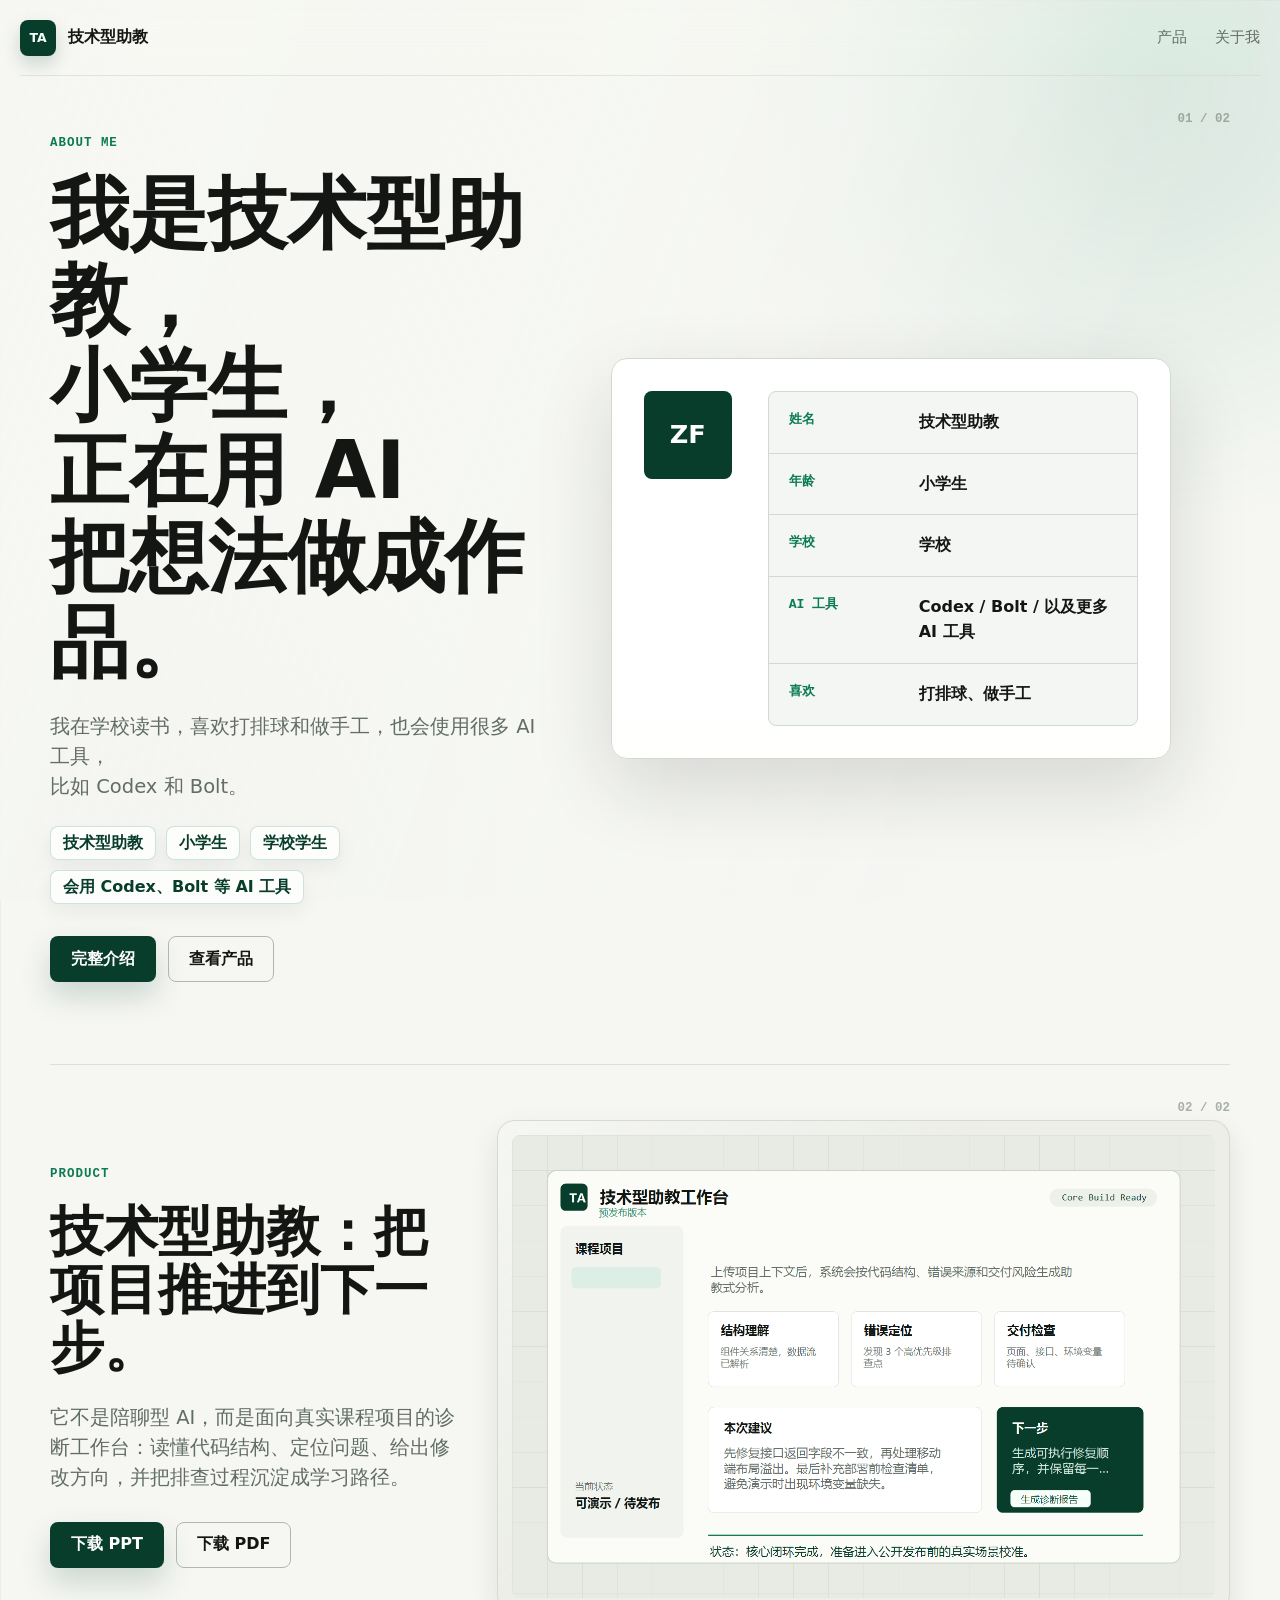
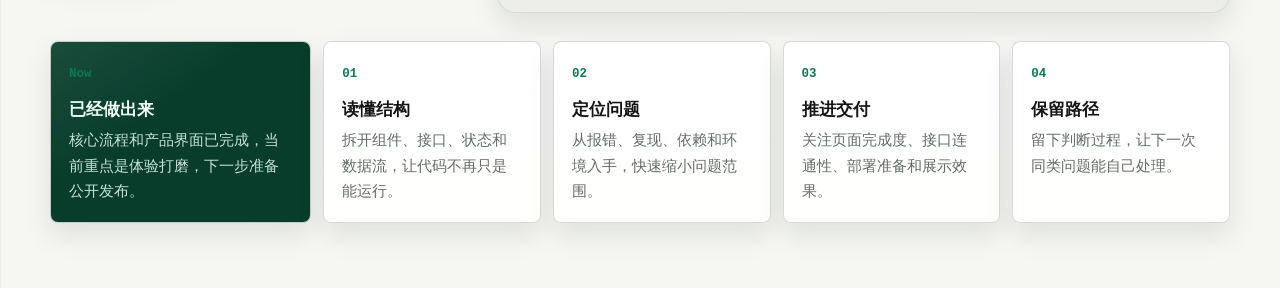
<file: index.html>
<!doctype html>
<html lang="zh-CN">
  <head>
    <meta charset="utf-8">
    <meta name="viewport" content="width=device-width, initial-scale=1">
    <title>技术型助教 · 产品演示网页</title>
    <meta
      name="description"
      content="技术型助教预发布产品演示网页，由 tasteskill 风格 PPT 转化而来。"
    >
    <link rel="stylesheet" href="./styles.css">
  </head>
  <body>
    <header class="site-header" aria-label="页面导航">
      <a class="brand" href="#top" aria-label="回到顶部">
        <span class="brand-mark" aria-hidden="true">TA</span>
        <span>技术型助教</span>
      </a>
      <nav class="nav-links" aria-label="主要内容">
        <a href="#product">产品</a>
        <a href="./about.html">关于我</a>
      </nav>
    </header>

    <main id="top" class="deck">
      <section class="slide hero-slide" aria-labelledby="hero-title">
        <div class="slide-number" aria-hidden="true">01 / 02</div>
        <div class="slide-copy">
          <p class="eyebrow">About Me</p>
          <h1 id="hero-title">
            <span>我是技术型助教，</span>
            <span>小学生，</span>
            <span>正在用 AI</span>
            <span>把想法做成作品。</span>
          </h1>
          <p class="lede">
            我在学校读书，喜欢打排球和做手工，也会使用很多 AI 工具，<br>
            比如 Codex 和 Bolt。
          </p>
          <div class="identity-strip" aria-label="个人信息">
            <span>技术型助教</span>
            <span>小学生</span>
            <span>学校学生</span>
            <span>会用 Codex、Bolt 等 AI 工具</span>
          </div>
          <div class="hero-actions" aria-label="主要操作">
            <a class="primary-action" href="./about.html">完整介绍</a>
            <a class="secondary-action" href="#product">查看产品</a>
          </div>
        </div>

        <div class="profile-panel hero-profile" aria-label="技术型助教的个人信息">
          <div class="profile-mark">ZF</div>
          <dl>
            <div>
              <dt>姓名</dt>
              <dd>技术型助教</dd>
            </div>
            <div>
              <dt>年龄</dt>
              <dd>小学生</dd>
            </div>
            <div>
              <dt>学校</dt>
              <dd>学校</dd>
            </div>
            <div>
              <dt>AI 工具</dt>
              <dd>Codex / Bolt / 以及更多 AI 工具</dd>
            </div>
            <div>
              <dt>喜欢</dt>
              <dd>打排球、做手工</dd>
            </div>
          </dl>
        </div>
      </section>

      <section id="product" class="slide product-slide" aria-labelledby="product-title">
        <div class="slide-number" aria-hidden="true">02 / 02</div>
        <div class="product-main">
          <div class="product-copy">
            <p class="eyebrow">Product</p>
            <h2 id="product-title">技术型助教：把项目推进到下一步。</h2>
            <p class="lede">
              它不是陪聊型 AI，而是面向真实课程项目的诊断工作台：读懂代码结构、定位问题、给出修改方向，并把排查过程沉淀成学习路径。
            </p>
            <div class="product-actions" aria-label="产品材料下载">
              <a class="primary-action" href="./技术型助教自我介绍_tasteskill优化版.pptx">下载 PPT</a>
              <a class="secondary-action" href="./技术型助教自我介绍_tasteskill优化版.pdf">下载 PDF</a>
            </div>
          </div>

          <figure class="product-proof" aria-label="项目诊断工作台界面">
            <img src="./assets/product-preview.png" alt="项目诊断工作台完整界面预览">
          </figure>
        </div>

        <div class="product-dashboard" aria-label="产品总览">
          <article class="product-status dark-card">
            <span>Now</span>
            <h3>已经做出来</h3>
            <p>核心流程和产品界面已完成，当前重点是体验打磨，下一步准备公开发布。</p>
          </article>
          <article>
            <span>01</span>
            <h3>读懂结构</h3>
            <p>拆开组件、接口、状态和数据流，让代码不再只是能运行。</p>
          </article>
          <article>
            <span>02</span>
            <h3>定位问题</h3>
            <p>从报错、复现、依赖和环境入手，快速缩小问题范围。</p>
          </article>
          <article>
            <span>03</span>
            <h3>推进交付</h3>
            <p>关注页面完成度、接口连通性、部署准备和展示效果。</p>
          </article>
          <article>
            <span>04</span>
            <h3>保留路径</h3>
            <p>留下判断过程，让下一次同类问题能自己处理。</p>
          </article>
        </div>
      </section>
    </main>

    <script src="./script.js"></script>
  </body>
</html>
</file>
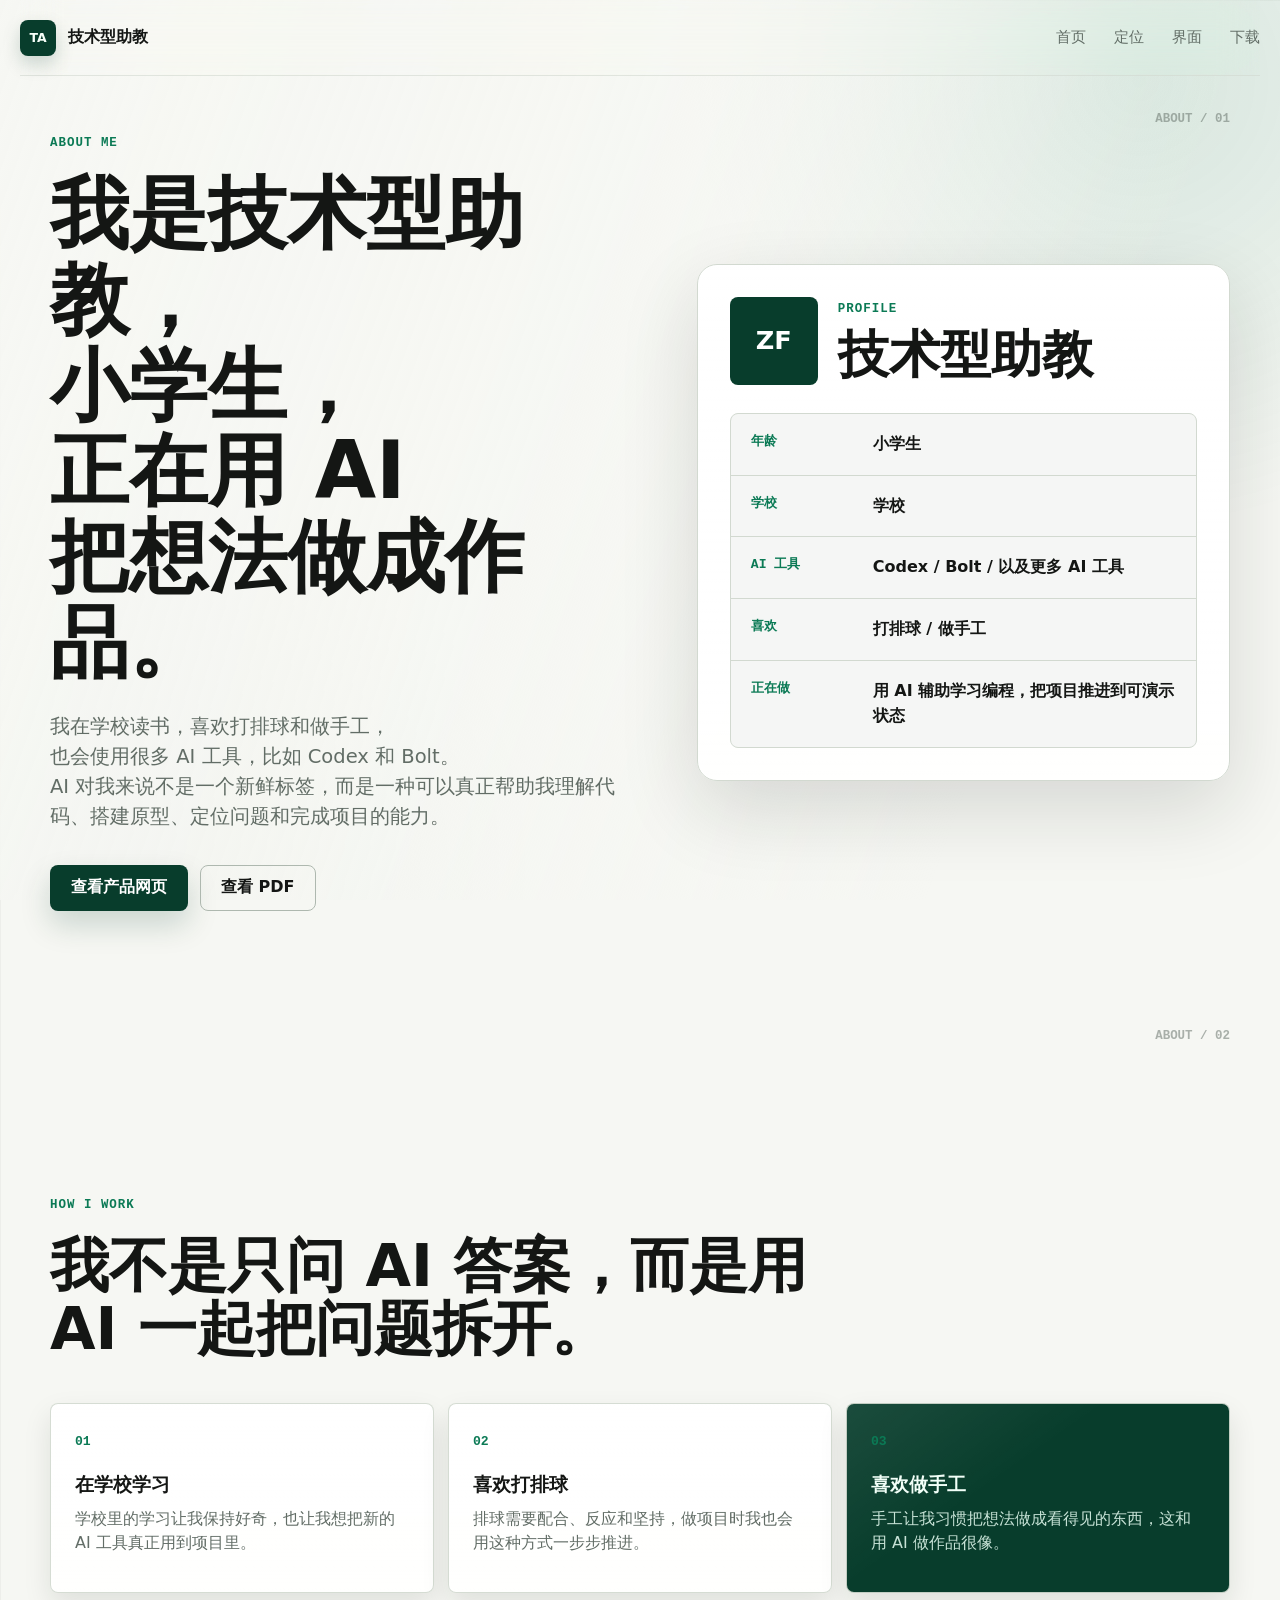
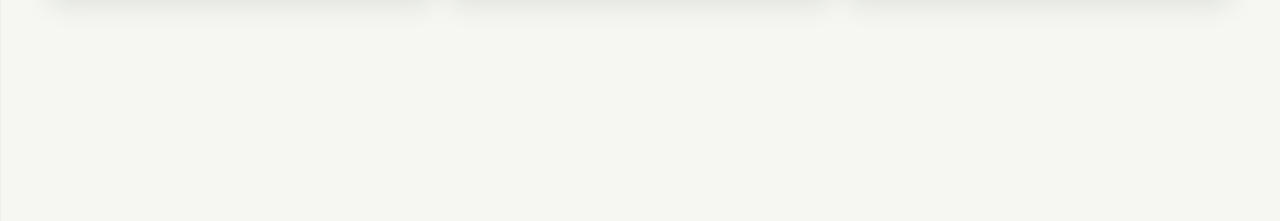
<file: about.html>
<!doctype html>
<html lang="zh-CN">
  <head>
    <meta charset="utf-8">
    <meta name="viewport" content="width=device-width, initial-scale=1">
    <title>技术型助教是谁 · 技术型助教</title>
    <meta
      name="description"
      content="技术型助教的个人介绍：小学生，在学校读书，会使用 Codex、Bolt 等 AI 工具，喜欢打排球和做手工。"
    >
    <link rel="stylesheet" href="./styles.css">
  </head>
  <body>
    <header class="site-header" aria-label="页面导航">
      <a class="brand" href="./index.html" aria-label="回到首页">
        <span class="brand-mark" aria-hidden="true">TA</span>
        <span>技术型助教</span>
      </a>
      <nav class="nav-links" aria-label="主要内容">
        <a href="./index.html">首页</a>
        <a href="./index.html#positioning">定位</a>
        <a href="./index.html#preview">界面</a>
        <a href="./index.html#download">下载</a>
      </nav>
    </header>

    <main class="deck about-page">
      <section class="slide about-hero" aria-labelledby="about-page-title">
        <div class="slide-number" aria-hidden="true">ABOUT / 01</div>
        <div class="slide-copy">
          <p class="eyebrow">About Me</p>
          <h1 id="about-page-title">
            <span>我是技术型助教，</span>
            <span>小学生，</span>
            <span>正在用 AI</span>
            <span>把想法做成作品。</span>
          </h1>
          <p class="lede">
            我在学校读书，喜欢打排球和做手工，<br>
            也会使用很多 AI 工具，比如 Codex 和 Bolt。<br>
            AI 对我来说不是一个新鲜标签，而是一种可以真正帮助我理解代码、搭建原型、定位问题和完成项目的能力。
          </p>
          <div class="hero-actions" aria-label="页面操作">
            <a class="primary-action" href="./index.html">查看产品网页</a>
            <a class="secondary-action" href="./技术型助教自我介绍_tasteskill优化版.pdf">查看 PDF</a>
          </div>
        </div>

        <aside class="identity-board" aria-label="技术型助教个人信息">
          <div class="identity-top">
            <div class="profile-mark">ZF</div>
            <div>
              <p class="eyebrow">Profile</p>
              <h2>技术型助教</h2>
            </div>
          </div>
          <dl>
            <div>
              <dt>年龄</dt>
              <dd>小学生</dd>
            </div>
            <div>
              <dt>学校</dt>
              <dd>学校</dd>
            </div>
            <div>
              <dt>AI 工具</dt>
              <dd>Codex / Bolt / 以及更多 AI 工具</dd>
            </div>
            <div>
              <dt>喜欢</dt>
              <dd>打排球 / 做手工</dd>
            </div>
            <div>
              <dt>正在做</dt>
              <dd>用 AI 辅助学习编程，把项目推进到可演示状态</dd>
            </div>
          </dl>
        </aside>
      </section>

      <section class="slide about-story" aria-labelledby="story-title">
        <div class="slide-number" aria-hidden="true">ABOUT / 02</div>
        <div class="wide-heading">
          <p class="eyebrow">How I Work</p>
          <h2 id="story-title">我不是只问 AI 答案，而是用 AI 一起把问题拆开。</h2>
        </div>
        <div class="method-grid">
          <article>
            <span>01</span>
            <h3>在学校学习</h3>
            <p>学校里的学习让我保持好奇，也让我想把新的 AI 工具真正用到项目里。</p>
          </article>
          <article>
            <span>02</span>
            <h3>喜欢打排球</h3>
            <p>排球需要配合、反应和坚持，做项目时我也会用这种方式一步步推进。</p>
          </article>
          <article class="dark-card">
            <span>03</span>
            <h3>喜欢做手工</h3>
            <p>手工让我习惯把想法做成看得见的东西，这和用 AI 做作品很像。</p>
          </article>
        </div>
      </section>
    </main>

    <script src="./script.js"></script>
  </body>
</html>
</file>
<file: styles.css>
:root {
  --bg: #f4f5f0;
  --surface: #ffffff;
  --surface-soft: #e9ece4;
  --ink: #141614;
  --muted: #66706a;
  --line: #d6dbd2;
  --accent: #0f7d57;
  --accent-dark: #083d2c;
  --radius: 8px;
  --shadow: 0 24px 60px rgba(22, 28, 24, 0.16);
  --max-width: 1180px;
}

* {
  box-sizing: border-box;
}

html {
  overflow-x: hidden;
  scroll-behavior: smooth;
}

body {
  margin: 0;
  min-height: 100vh;
  overflow-x: hidden;
  background:
    linear-gradient(90deg, rgba(20, 22, 20, 0.045) 1px, transparent 1px),
    linear-gradient(180deg, rgba(20, 22, 20, 0.04) 1px, transparent 1px),
    var(--bg);
  background-size: 72px 72px;
  color: var(--ink);
  font-family:
    "Aptos", "Segoe UI", "PingFang SC", "Microsoft YaHei", system-ui,
    -apple-system, BlinkMacSystemFont, sans-serif;
  line-height: 1.55;
}

body::before {
  position: fixed;
  inset: 0;
  z-index: -1;
  content: "";
  background:
    linear-gradient(110deg, rgba(244, 245, 240, 0.98) 0%, rgba(244, 245, 240, 0.76) 48%, transparent 78%),
    radial-gradient(circle at 88% 10%, rgba(15, 125, 87, 0.12), transparent 28rem);
  pointer-events: none;
}

a {
  color: inherit;
  text-decoration: none;
}

img {
  display: block;
  max-width: 100%;
}

h1,
h2,
h3,
p {
  margin: 0;
  overflow-wrap: anywhere;
  word-break: break-word;
}

h1,
h2,
h3 {
  letter-spacing: 0;
  line-height: 1.08;
}

.site-header {
  position: sticky;
  top: 0;
  z-index: 20;
  display: flex;
  align-items: center;
  justify-content: space-between;
  width: min(100% - 40px, var(--max-width));
  height: 72px;
  margin: 0 auto;
  backdrop-filter: blur(18px);
}

.brand,
.nav-links {
  display: flex;
  align-items: center;
}

.brand {
  gap: 12px;
  color: var(--ink);
  font-weight: 800;
}

.brand-mark {
  display: grid;
  width: 36px;
  height: 36px;
  place-items: center;
  border-radius: var(--radius);
  background: var(--accent-dark);
  color: #f7fff9;
  font-size: 0.78rem;
}

.nav-links {
  gap: 28px;
  color: var(--muted);
  font-size: 0.94rem;
}

.nav-links a {
  transition: color 160ms ease;
}

.nav-links a:hover,
.nav-links a:focus-visible {
  color: var(--ink);
}

.deck {
  width: min(100% - 40px, var(--max-width));
  margin: 0 auto;
}

.slide {
  position: relative;
  display: grid;
  min-height: calc(100dvh - 72px);
  padding: 54px 0 78px;
  border-top: 1px solid rgba(214, 219, 210, 0.82);
}

.slide:first-child {
  border-top: 0;
}

.hero-slide,
.split-slide,
.about-slide,
.progress-slide,
.preview-slide,
.closing-slide {
  grid-template-columns: minmax(0, 0.9fr) minmax(420px, 1.1fr);
  gap: 54px;
  align-items: center;
}

.method-slide,
.support-slide {
  align-content: center;
  gap: 42px;
}

.slide-copy {
  min-width: 0;
}

.eyebrow {
  margin-bottom: 18px;
  color: var(--accent);
  font-family: "Cascadia Code", "SFMono-Regular", Consolas, monospace;
  font-size: 0.78rem;
  font-weight: 800;
  letter-spacing: 0.08em;
  text-transform: uppercase;
}

h1 {
  max-width: 780px;
  font-size: clamp(3.4rem, 6.2vw, 6.05rem);
}

h1 span,
.closing-slide h2 span {
  display: block;
}

h2 {
  max-width: 840px;
  font-size: clamp(2.25rem, 4.6vw, 4.7rem);
}

h3 {
  font-size: 1.16rem;
}

.lede {
  max-width: 680px;
  margin-top: 26px;
  color: var(--muted);
  font-size: clamp(1.04rem, 1.55vw, 1.22rem);
}

.lede br {
  display: block;
}

.hero-actions,
.download-actions {
  display: flex;
  flex-wrap: wrap;
  gap: 12px;
  margin-top: 32px;
}

.identity-strip {
  display: flex;
  flex-wrap: wrap;
  gap: 10px;
  margin-top: 24px;
}

.identity-strip span {
  display: inline-flex;
  min-height: 34px;
  align-items: center;
  border: 1px solid var(--line);
  border-radius: var(--radius);
  padding: 0 12px;
  background: rgba(255, 255, 255, 0.72);
  color: var(--accent-dark);
  font-weight: 800;
}

.primary-action,
.secondary-action {
  display: inline-flex;
  align-items: center;
  justify-content: center;
  min-height: 46px;
  padding: 0 20px;
  border: 1px solid transparent;
  border-radius: var(--radius);
  font-weight: 800;
  white-space: nowrap;
  transition:
    transform 160ms ease,
    border-color 160ms ease,
    background-color 160ms ease;
}

.primary-action {
  background: var(--accent-dark);
  color: #ffffff;
}

.secondary-action {
  border-color: #aeb8af;
  color: var(--ink);
}

.primary-action:hover,
.secondary-action:hover,
.primary-action:focus-visible,
.secondary-action:focus-visible {
  transform: translateY(-2px);
}

.secondary-action:hover,
.secondary-action:focus-visible {
  border-color: var(--accent);
  background: rgba(15, 125, 87, 0.08);
}

.primary-action:active,
.secondary-action:active {
  transform: translateY(1px);
}

.product-frame,
.large-product {
  min-width: 0;
  margin: 0;
}

.product-frame {
  padding: 18px;
  border: 1px solid #bcc7be;
  border-radius: calc(var(--radius) + 18px);
  background: rgba(255, 255, 255, 0.68);
  box-shadow: var(--shadow);
}

.product-frame img,
.large-product img {
  width: 100%;
  border-radius: var(--radius);
}

.product-frame figcaption {
  padding: 14px 4px 0;
  color: var(--muted);
  font-size: 0.92rem;
}

.feature-grid,
.method-grid,
.support-grid {
  display: grid;
  gap: 14px;
}

.feature-grid {
  grid-template-columns: repeat(2, minmax(0, 1fr));
}

.method-grid {
  grid-template-columns: repeat(3, minmax(0, 1fr));
}

.support-grid {
  grid-template-columns: repeat(4, minmax(0, 1fr));
}

.feature-grid article,
.method-grid article,
.support-grid article,
.statement-card,
.step-list li {
  border: 1px solid var(--line);
  border-radius: var(--radius);
  background: rgba(255, 255, 255, 0.72);
}

.feature-grid article,
.method-grid article,
.support-grid article {
  min-height: 190px;
  padding: 24px;
}

.feature-grid span,
.method-grid span,
.support-grid span,
.step-list span {
  color: var(--accent);
  font-family: "Cascadia Code", "SFMono-Regular", Consolas, monospace;
  font-size: 0.82rem;
  font-weight: 800;
}

.feature-grid h3,
.method-grid h3,
.support-grid h3 {
  margin-top: 22px;
}

.feature-grid p,
.method-grid p,
.support-grid p {
  margin-top: 12px;
  color: var(--muted);
}

.dark-card,
.statement-card {
  background: var(--accent-dark) !important;
  color: #f2fff8;
}

.dark-card p,
.statement-card p {
  color: #c7e2d6;
}

.progress-slide {
  align-items: center;
}

.about-slide {
  align-items: center;
}

.about-page .slide {
  border-top: 0;
}

.about-hero {
  grid-template-columns: minmax(0, 0.94fr) minmax(380px, 0.86fr);
  gap: 64px;
  align-items: center;
}

.identity-board {
  border: 1px solid var(--line);
  border-radius: calc(var(--radius) + 12px);
  padding: 32px;
  background: rgba(255, 255, 255, 0.72);
  box-shadow: var(--shadow);
}

.identity-top {
  display: flex;
  gap: 20px;
  align-items: center;
  margin-bottom: 28px;
}

.identity-top .eyebrow {
  margin-bottom: 8px;
}

.identity-top h2 {
  font-size: clamp(2rem, 4vw, 3.4rem);
}

.identity-board dl {
  display: grid;
  gap: 1px;
  margin: 0;
  overflow: hidden;
  border: 1px solid var(--line);
  border-radius: var(--radius);
  background: var(--line);
}

.identity-board dl div {
  display: grid;
  grid-template-columns: 104px 1fr;
  gap: 18px;
  padding: 18px 20px;
  background: rgba(255, 255, 255, 0.78);
}

.identity-board dt {
  color: var(--accent);
  font-family: "Cascadia Code", "SFMono-Regular", Consolas, monospace;
  font-size: 0.82rem;
  font-weight: 800;
}

.identity-board dd {
  margin: 0;
  color: var(--ink);
  font-weight: 800;
}

.about-story {
  align-content: center;
  gap: 42px;
}

.profile-panel {
  display: grid;
  grid-template-columns: 96px 1fr;
  gap: 28px;
  align-items: start;
  border: 1px solid var(--line);
  border-radius: calc(var(--radius) + 8px);
  padding: 32px;
  background: rgba(255, 255, 255, 0.72);
  box-shadow: var(--shadow);
}

.profile-mark {
  display: grid;
  width: 88px;
  height: 88px;
  place-items: center;
  border-radius: var(--radius);
  background: var(--accent-dark);
  color: #ffffff;
  font-size: 1.6rem;
  font-weight: 900;
}

.profile-panel dl {
  display: grid;
  gap: 1px;
  margin: 0;
  overflow: hidden;
  border: 1px solid var(--line);
  border-radius: var(--radius);
  background: var(--line);
}

.profile-panel dl div {
  display: grid;
  grid-template-columns: 112px 1fr;
  gap: 18px;
  padding: 18px 20px;
  background: rgba(255, 255, 255, 0.76);
}

.profile-panel dt {
  color: var(--accent);
  font-family: "Cascadia Code", "SFMono-Regular", Consolas, monospace;
  font-size: 0.82rem;
  font-weight: 800;
}

.profile-panel dd {
  margin: 0;
  color: var(--ink);
  font-weight: 800;
}

.hero-profile {
  align-self: center;
  max-width: 560px;
}

.statement-card {
  max-width: 560px;
  margin-top: 48px;
  padding: 30px;
  box-shadow: var(--shadow);
}

.statement-card p + p {
  margin-top: 8px;
}

.step-list {
  display: grid;
  gap: 28px;
  margin: 0;
  padding: 0;
  list-style: none;
}

.step-list li {
  display: grid;
  grid-template-columns: 44px 1fr;
  column-gap: 18px;
  align-items: center;
  min-height: 88px;
  padding: 20px 24px;
  box-shadow: 0 10px 24px rgba(22, 28, 24, 0.12);
}

.step-list small {
  color: var(--muted);
  font-size: 0.92rem;
}

.step-list strong {
  grid-column: 2;
  color: var(--ink);
  font-size: 1.34rem;
  line-height: 1.16;
}

.wide-heading {
  max-width: 880px;
}

.preview-slide {
  grid-template-columns: minmax(300px, 0.56fr) minmax(480px, 1.44fr);
}

.large-product {
  padding: 20px;
  background: rgba(233, 236, 228, 0.8);
}

.compact-card {
  max-width: 420px;
  margin-top: 54px;
}

.compact-card h3 {
  margin-bottom: 14px;
  color: #ffffff;
}

.closing-slide {
  min-height: 72dvh;
}

.closing-slide h2 {
  max-width: 830px;
}

.ready-badge {
  justify-self: end;
  align-self: center;
  display: grid;
  min-width: 260px;
  min-height: 72px;
  place-items: center;
  border-radius: var(--radius);
  background: var(--accent-dark);
  color: #ffffff;
  font-family: "Cascadia Code", "SFMono-Regular", Consolas, monospace;
  font-weight: 800;
}

.reveal {
  opacity: 0;
  transform: translateY(16px);
  transition:
    opacity 560ms ease,
    transform 560ms ease;
}

.reveal.is-visible {
  opacity: 1;
  transform: translateY(0);
}

@media (prefers-reduced-motion: reduce) {
  *,
  *::before,
  *::after {
    scroll-behavior: auto !important;
    transition-duration: 0.01ms !important;
    animation-duration: 0.01ms !important;
    animation-iteration-count: 1 !important;
  }
}

@media (max-width: 1060px) {
  .site-header,
  .deck {
    width: min(100% - 28px, var(--max-width));
  }

  .hero-slide,
  .split-slide,
  .about-slide,
  .about-hero,
  .progress-slide,
  .preview-slide,
  .closing-slide {
    grid-template-columns: 1fr;
  }

  .slide {
    min-height: auto;
    padding: 72px 0;
  }

  .product-frame,
  .large-product {
    max-width: 760px;
  }

  .support-grid,
  .method-grid {
    grid-template-columns: repeat(2, minmax(0, 1fr));
  }

  .ready-badge {
    justify-self: start;
  }

  .profile-panel {
    max-width: 760px;
  }

  .identity-board {
    max-width: 760px;
  }
}

@media (max-width: 720px) {
  body {
    background-size: 54px 54px;
  }

  .deck,
  .slide,
  .slide-copy,
  .product-frame,
  .large-product,
  .product-frame img,
  .large-product img {
    max-width: 100%;
    min-width: 0;
  }

  .site-header {
    height: auto;
    padding: 16px 0;
  }

  .nav-links {
    display: none;
  }

  .slide {
    padding: 58px 0;
  }

  h1 {
    font-size: clamp(2rem, 9.2vw, 2.75rem);
    line-height: 1.14;
  }

  .about-hero h1 {
    font-size: clamp(1.84rem, 8vw, 2.32rem);
  }

  .about-hero .lede {
    max-width: 95%;
  }

  h2 {
    font-size: clamp(2rem, 9.2vw, 3rem);
  }

  .lede {
    font-size: 1rem;
  }

  .hero-actions,
  .download-actions {
    flex-direction: column;
    align-items: stretch;
  }

  .identity-strip {
    flex-direction: column;
  }

  .identity-strip span {
    width: 100%;
  }

  .primary-action,
  .secondary-action {
    width: 100%;
  }

  .feature-grid,
  .method-grid,
  .support-grid {
    grid-template-columns: 1fr;
  }

  .feature-grid article,
  .method-grid article,
  .support-grid article {
    min-height: auto;
    padding: 22px;
  }

  .statement-card {
    margin-top: 32px;
    padding: 24px;
  }

  .step-list {
    gap: 14px;
  }

  .step-list li {
    min-height: 82px;
    padding: 18px 20px;
  }

  .profile-panel {
    grid-template-columns: 1fr;
    padding: 22px;
  }

  .profile-panel dl div {
    grid-template-columns: 1fr;
    gap: 6px;
    padding: 16px;
  }

  .identity-board {
    padding: 22px;
  }

  .identity-top {
    align-items: flex-start;
    flex-direction: column;
  }

  .identity-board dl div {
    grid-template-columns: 1fr;
    gap: 6px;
    padding: 16px;
  }

  .product-frame {
    padding: 10px;
    overflow: hidden;
  }

  .product-frame img {
    max-width: none;
    width: 142%;
    transform: translateX(-9%);
  }

  .large-product {
    padding: 10px;
    overflow: hidden;
  }

  .large-product img {
    max-width: none;
    width: 150%;
    transform: translateX(-11%);
  }

  .ready-badge {
    width: 100%;
  }
}

/* Tasteskill polish layer: restrained launch-page material and rhythm. */
:root {
  --bg: #f6f7f3;
  --surface-soft: #ebeee8;
  --muted: #626d66;
  --line: #d2d9d0;
  --accent: #0b7a55;
  --accent-soft: #dcebe3;
  --shadow: 0 28px 80px rgba(22, 28, 24, 0.14);
  --shadow-tight: 0 12px 28px rgba(22, 28, 24, 0.1);
}

body {
  background:
    linear-gradient(90deg, rgba(20, 22, 20, 0.04) 1px, transparent 1px),
    linear-gradient(180deg, rgba(20, 22, 20, 0.035) 1px, transparent 1px),
    var(--bg);
}

body::before {
  background:
    linear-gradient(110deg, rgba(246, 247, 243, 0.98) 0%, rgba(246, 247, 243, 0.78) 44%, transparent 78%),
    radial-gradient(circle at 89% 9%, rgba(11, 122, 85, 0.13), transparent 28rem),
    radial-gradient(circle at 12% 96%, rgba(8, 61, 44, 0.06), transparent 24rem);
}

.site-header {
  width: min(100% - 40px, calc(var(--max-width) + 64px));
  height: 76px;
  border-bottom: 1px solid rgba(210, 217, 208, 0.62);
  backdrop-filter: blur(18px) saturate(130%);
}

.brand-mark {
  box-shadow: 0 8px 18px rgba(8, 61, 44, 0.18);
}

.nav-links a {
  position: relative;
}

.nav-links a::after {
  position: absolute;
  right: 0;
  bottom: -8px;
  left: 0;
  height: 2px;
  content: "";
  background: var(--accent);
  transform: scaleX(0);
  transform-origin: left;
  transition: transform 180ms ease;
}

.nav-links a:hover::after,
.nav-links a:focus-visible::after {
  transform: scaleX(1);
}

.slide {
  padding: 58px 0 82px;
}

.slide-number {
  position: absolute;
  top: 34px;
  right: 0;
  color: rgba(98, 109, 102, 0.52);
  font-family: "Cascadia Code", "SFMono-Regular", Consolas, monospace;
  font-size: 0.78rem;
  font-weight: 800;
}

.identity-strip span {
  border-color: rgba(11, 122, 85, 0.2);
  background: rgba(255, 255, 255, 0.78);
  box-shadow: 0 8px 20px rgba(22, 28, 24, 0.06);
}

.primary-action {
  box-shadow: 0 14px 30px rgba(8, 61, 44, 0.18);
}

.product-frame {
  position: relative;
  padding: 16px;
  background:
    linear-gradient(180deg, rgba(255, 255, 255, 0.94), rgba(255, 255, 255, 0.66)),
    rgba(255, 255, 255, 0.68);
  overflow: hidden;
}

.product-frame::before {
  position: absolute;
  inset: 0;
  content: "";
  background:
    linear-gradient(120deg, rgba(255, 255, 255, 0.72), transparent 34%),
    radial-gradient(circle at 90% 8%, rgba(11, 122, 85, 0.12), transparent 20rem);
  pointer-events: none;
}

.frame-toolbar {
  position: relative;
  z-index: 2;
  display: flex;
  gap: 7px;
  padding: 2px 2px 12px;
}

.frame-toolbar span {
  width: 8px;
  height: 8px;
  border-radius: 999px;
  background: #c8d0c8;
}

.frame-toolbar span:first-child {
  background: var(--accent-dark);
}

.product-frame img,
.large-product img {
  position: relative;
  z-index: 1;
}

.feature-grid article,
.method-grid article,
.support-grid article,
.statement-card,
.step-list li {
  border-color: rgba(210, 217, 208, 0.92);
  background:
    linear-gradient(180deg, rgba(255, 255, 255, 0.86), rgba(255, 255, 255, 0.66)),
    rgba(255, 255, 255, 0.72);
}

.feature-grid article,
.method-grid article,
.support-grid article {
  box-shadow: var(--shadow-tight);
  transition:
    transform 180ms ease,
    box-shadow 180ms ease,
    border-color 180ms ease;
}

.feature-grid article:hover,
.method-grid article:hover,
.support-grid article:hover {
  border-color: rgba(11, 122, 85, 0.28);
  box-shadow: 0 18px 42px rgba(22, 28, 24, 0.12);
  transform: translateY(-3px);
}

.dark-card,
.statement-card {
  background:
    linear-gradient(145deg, rgba(255, 255, 255, 0.08), transparent 40%),
    var(--accent-dark) !important;
}

.identity-board,
.profile-panel {
  background:
    linear-gradient(180deg, rgba(255, 255, 255, 0.92), rgba(255, 255, 255, 0.72)),
    rgba(255, 255, 255, 0.72);
}

.step-list li {
  box-shadow: var(--shadow-tight);
  transition:
    transform 180ms ease,
    border-color 180ms ease;
}

.step-list li:hover {
  border-color: rgba(11, 122, 85, 0.28);
  transform: translateX(4px);
}

.large-product {
  border: 1px solid rgba(210, 217, 208, 0.9);
  border-radius: calc(var(--radius) + 10px);
  background:
    linear-gradient(135deg, rgba(255, 255, 255, 0.44), transparent 40%),
    rgba(233, 236, 228, 0.8);
  box-shadow: var(--shadow-tight);
}

.product-slide {
  align-content: center;
  gap: 28px;
  min-height: calc(100dvh - 76px);
  padding: 48px 0 58px;
}

.product-main {
  display: grid;
  grid-template-columns: minmax(0, 0.72fr) minmax(440px, 1.28fr);
  gap: 34px;
  align-items: center;
}

.product-copy h2 {
  max-width: 660px;
  font-size: clamp(2.4rem, 4.2vw, 4.35rem);
}

.product-actions {
  display: flex;
  flex-wrap: wrap;
  gap: 12px;
  margin-top: 28px;
}

.product-proof {
  min-width: 0;
  margin: 0;
  padding: 14px;
  overflow: hidden;
  border: 1px solid rgba(210, 217, 208, 0.9);
  border-radius: calc(var(--radius) + 10px);
  background:
    linear-gradient(135deg, rgba(255, 255, 255, 0.5), transparent 40%),
    rgba(233, 236, 228, 0.82);
  box-shadow: var(--shadow-tight);
}

.product-proof img {
  display: block;
  width: 100%;
  border-radius: var(--radius);
}

.product-dashboard {
  display: grid;
  grid-template-columns: 1.2fr repeat(4, minmax(0, 1fr));
  gap: 12px;
}

.product-dashboard article {
  min-height: 142px;
  padding: 18px;
  border: 1px solid rgba(210, 217, 208, 0.92);
  border-radius: var(--radius);
  background:
    linear-gradient(180deg, rgba(255, 255, 255, 0.86), rgba(255, 255, 255, 0.66)),
    rgba(255, 255, 255, 0.72);
  box-shadow: var(--shadow-tight);
  transition:
    transform 180ms ease,
    box-shadow 180ms ease,
    border-color 180ms ease;
}

.product-dashboard article:hover {
  border-color: rgba(11, 122, 85, 0.28);
  box-shadow: 0 18px 42px rgba(22, 28, 24, 0.12);
  transform: translateY(-3px);
}

.product-dashboard span {
  color: var(--accent);
  font-family: "Cascadia Code", "SFMono-Regular", Consolas, monospace;
  font-size: 0.78rem;
  font-weight: 800;
}

.product-dashboard h3 {
  margin-top: 16px;
  font-size: 1.05rem;
}

.product-dashboard p {
  margin-top: 10px;
  color: var(--muted);
  font-size: 0.94rem;
  line-height: 1.68;
}

.product-status p {
  color: #c7e2d6;
}

@media (max-width: 720px) {
  .site-header {
    width: min(100% - 28px, var(--max-width));
    height: auto;
  }

  .slide {
    padding: 58px 0;
  }

  .slide-number {
    display: none;
  }

  .frame-toolbar {
    padding-bottom: 8px;
  }
}

@media (max-width: 1060px) {
  .product-main {
    grid-template-columns: 1fr;
  }

  .product-proof {
    max-width: 760px;
  }

  .product-dashboard {
    grid-template-columns: repeat(2, minmax(0, 1fr));
  }
}

@media (max-width: 720px) {
  .product-slide {
    padding: 58px 0;
  }

  .product-copy h2 {
    font-size: clamp(2rem, 9.2vw, 3rem);
  }

  .product-actions {
    flex-direction: column;
    align-items: stretch;
  }

  .product-proof {
    max-width: 100%;
    padding: 10px;
  }

  .product-proof img {
    max-width: none;
    width: 150%;
    transform: translateX(-11%);
  }

  .product-dashboard {
    grid-template-columns: 1fr;
  }

  .product-dashboard article {
    min-height: auto;
    padding: 22px;
  }
}
</file>
